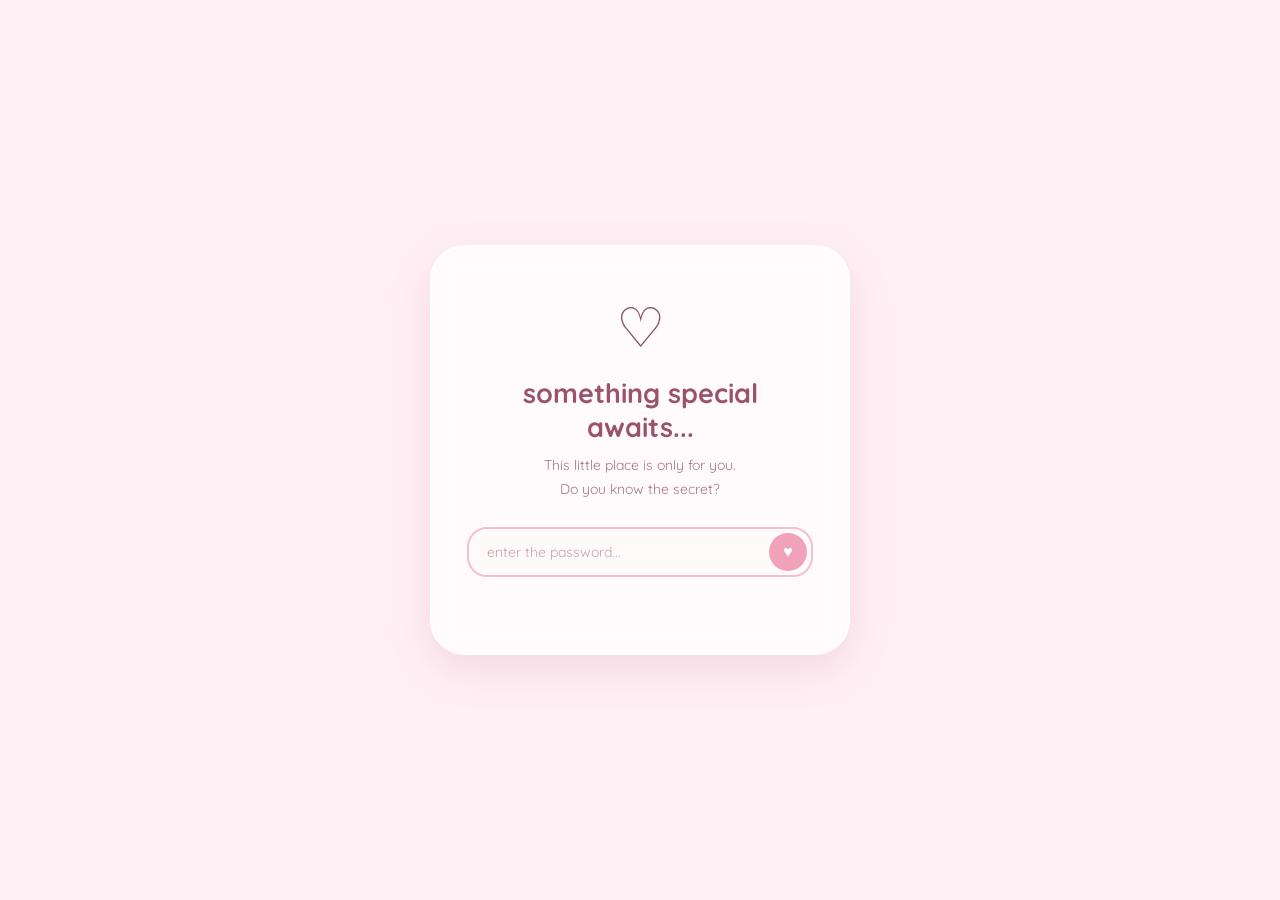
<file: index.html>
<!DOCTYPE html>
<html lang="en">

<head>

    <meta charset="UTF-8">

    <meta
        name="viewport"
        content="width=device-width, initial-scale=1.0"
    >

    <title>όλα για σένα</title>

    <link rel="stylesheet" href="style.css">

</head>


<body>


    <!-- ========================================
         FLOATING HEARTS
    ======================================== -->

    <div class="hearts">

        <span>♡</span>
        <span>♥</span>
        <span>♡</span>
        <span>♥</span>
        <span>♡</span>
        <span>♥</span>
        <span>♡</span>

    </div>


    <!-- ========================================
         PASSWORD CARD
    ======================================== -->

    <div class="card">

        <div class="big-heart">♡</div>


        <h1>
            something special awaits...
        </h1>


        <p class="subtitle">

            This little place is only for you.

            <br>

            Do you know the secret?

        </p>


        <div class="password-box">

            <input
                type="password"
                id="password"
                placeholder="enter the password..."
                autocomplete="off"
            >


            <button
                type="button"
                onclick="checkPassword()"
            >
                ♥
            </button>

        </div>


        <p
            class="error"
            id="error"
        >
            that's not it... try again ♡
        </p>

    </div>



    <!-- ========================================
         PASSWORD SCRIPT
    ======================================== -->

    <script>

        const correctPassword = "0810";


        function checkPassword() {

            const input =
                document.getElementById("password");

            const error =
                document.getElementById("error");


            /* ====================================
               CORRECT PASSWORD
            ==================================== */

            if (input.value === correctPassword) {

                error.classList.remove("show");


                /*
                 * Give home.html permission to open.
                 */

                sessionStorage.setItem(
                    "passwordUnlocked",
                    "true"
                );


                /*
                 * Tell home.html to start
                 * the background music.
                 */

                sessionStorage.setItem(
                    "startMusic",
                    "true"
                );


                /*
                 * Keep your existing unlocking
                 * animation.
                 */

                document.body.classList.add(
                    "unlocking"
                );


                setTimeout(() => {

                    /*
                     * replace() prevents the password
                     * page from being kept in browser
                     * history.
                     */

                    window.location.replace(
                        "home.html"
                    );

                }, 900);

            }


            /* ====================================
               WRONG PASSWORD
            ==================================== */

            else {

                error.classList.add("show");

                input.value = "";


                /*
                 * Shake the password box.
                 */

                input.animate(

                    [
                        {
                            transform:
                                "translateX(0)"
                        },

                        {
                            transform:
                                "translateX(-6px)"
                        },

                        {
                            transform:
                                "translateX(6px)"
                        },

                        {
                            transform:
                                "translateX(-5px)"
                        },

                        {
                            transform:
                                "translateX(0)"
                        }
                    ],

                    {
                        duration: 300
                    }

                );

            }

        }



        /* ========================================
           ENTER KEY
        ======================================== */

        document
            .getElementById("password")
            .addEventListener(
                "keydown",
                function(event) {

                    if (event.key === "Enter") {

                        checkPassword();

                    }

                }
            );

    </script>


</body>

</html>
</file>
<file: style.css>
@import url('https://fonts.googleapis.com/css2?family=Quicksand:wght@400;500;600;700&display=swap');


/* =========================
   RESET
========================= */

* {
    margin: 0;
    padding: 0;
    box-sizing: border-box;
}


/* =========================
   BODY
========================= */

body {
    height: 100vh;
    overflow: hidden;

    display: flex;
    justify-content: center;
    align-items: center;

    font-family: 'Quicksand', sans-serif;

    background: #fff0f5;

    color: #8b5368;
}


/* =========================
   FLOATING HEARTS
========================= */

.hearts {
    position: fixed;
    inset: 0;

    overflow: hidden;

    pointer-events: none;
}


.hearts span {
    position: absolute;
    bottom: -40px;

    color: #f3a6bd;
    font-size: 22px;

    opacity: 0;

    animation: float 8s linear infinite;
}


/* Heart positions */

.hearts span:nth-child(1) {
    left: 8%;
    animation-delay: 0s;
    animation-duration: 9s;
}

.hearts span:nth-child(2) {
    left: 22%;
    animation-delay: 2s;
    animation-duration: 7s;
}

.hearts span:nth-child(3) {
    left: 37%;
    animation-delay: 4s;
    animation-duration: 10s;
}

.hearts span:nth-child(4) {
    left: 52%;
    animation-delay: 1s;
    animation-duration: 8s;
}

.hearts span:nth-child(5) {
    left: 68%;
    animation-delay: 3s;
    animation-duration: 9s;
}

.hearts span:nth-child(6) {
    left: 82%;
    animation-delay: 5s;
    animation-duration: 7s;
}

.hearts span:nth-child(7) {
    left: 94%;
    animation-delay: 1.5s;
    animation-duration: 10s;
}


/* Floating animation */

@keyframes float {

    0% {
        transform: translateY(0) rotate(0deg);
        opacity: 0;
    }

    15% {
        opacity: 0.7;
    }

    50% {
        transform: translateY(-50vh) rotate(15deg);
        opacity: 0.5;
    }

    100% {
        transform: translateY(-110vh) rotate(-15deg);
        opacity: 0;
    }

}


/* =========================
   PASSWORD CARD
========================= */

.card {
    position: relative;
    z-index: 2;

    width: min(90%, 420px);

    padding: 45px 35px;

    text-align: center;

    background: rgba(255, 255, 255, 0.75);

    border: 2px solid rgba(255, 255, 255, 0.9);

    border-radius: 35px;

    box-shadow:
        0 15px 40px rgba(190, 110, 140, 0.18);

    backdrop-filter: blur(12px);

    animation: appear 1s ease;
}


/* Card entrance */

@keyframes appear {

    from {
        opacity: 0;
        transform: translateY(25px) scale(0.95);
    }

    to {
        opacity: 1;
        transform: translateY(0) scale(1);
    }

}


/* =========================
   HEART
========================= */

.big-heart {
    font-size: 55px;

    margin-bottom: 15px;

    animation: beat 1.8s infinite;
}


@keyframes beat {

    0%,
    100% {
        transform: scale(1);
    }

    15% {
        transform: scale(1.15);
    }

    30% {
        transform: scale(1);
    }

    45% {
        transform: scale(1.1);
    }

    60% {
        transform: scale(1);
    }

}


/* =========================
   TEXT
========================= */

h1 {
    font-size: 27px;
    font-weight: 700;

    margin-bottom: 10px;

    color: #9b536d;
}


.subtitle {
    font-size: 14px;
    line-height: 1.7;

    margin-bottom: 25px;

    color: #a87588;
}


/* =========================
   PASSWORD SECTION
========================= */

.password-box {
    position: relative;

    width: 100%;
}


input {
    width: 100%;
    max-width: 100%;
    height: 50px;

    padding: 0 55px 0 18px;

    border: 2px solid #f1c1d0;

    border-radius: 20px;

    outline: none;

    background: #fffafa;

    color: #8b5368;

    font-family: inherit;
    font-size: 14px;

    transition: 0.3s;
}


input::placeholder {
    color: #c9a1af;
}


input:focus {
    border-color: #e99ab3;

    box-shadow:
        0 0 0 4px rgba(233, 154, 179, 0.12);
}


/* =========================
   HEART ENTER BUTTON
========================= */

button {
    position: absolute;

    right: 6px;
    top: 50%;

    transform: translateY(-50%);

    width: 38px;
    height: 38px;

    padding: 0;

    display: flex;
    justify-content: center;
    align-items: center;

    border: none;
    border-radius: 50%;

    background: #efa2ba;

    color: white;

    font-size: 16px;

    cursor: pointer;

    transition: 0.25s;
}


button:hover {
    transform: translateY(-50%) scale(1.1) rotate(-8deg);

    background: #e888a5;
}


button:active {
    transform: translateY(-50%) scale(0.95);
}


/* =========================
   ERROR
========================= */

.error {
    height: 18px;

    margin-top: 13px;

    font-size: 12px;

    color: #d87591;

    opacity: 0;

    transition: 0.3s;
}


.error.show {
    opacity: 1;
}


/* =========================
   FOOTER
========================= */

.footer {
    margin-top: 20px;

    font-size: 11px;

    color: #c29aaa;
}


/* =========================
   UNLOCK ANIMATION
========================= */

body.unlocking .card {
    animation: disappear 1s forwards;
}


@keyframes disappear {

    to {
        opacity: 0;
        transform: scale(1.15);
    }

}


/* =========================
   MOBILE
========================= */

@media (max-width: 500px) {

    .card {
        padding: 38px 25px;
    }

    h1 {
        font-size: 23px;
    }

    .big-heart {
        font-size: 48px;
    }

}
</file>
<file: home.css>
@import url('https://fonts.googleapis.com/css2?family=Quicksand:wght@400;500;600;700&display=swap');
@import url('https://fonts.cdnfonts.com/css/minecraftia');

@font-face {
    font-family: "MyHandwriting";
    src: url("img/kyzqr.ttf") format("truetype");
    font-weight: normal;
    font-style: normal;
}

.letter-text {
    font-family: "MyHandwriting", cursive;
}


/* =========================
   RESET
========================= */

* {
    margin: 0;
    padding: 0;
    box-sizing: border-box;
}


/* =========================
   BODY
========================= */

html {
    scroll-behavior: smooth;
}


body {
    min-height: 100vh;

    font-family: 'Quicksand', sans-serif;

    background: #fff0f5;

    color: #8b5368;

    overflow-x: hidden;
}


body.section-open {
    overflow: hidden;
}


/* =========================
   MONTHSARY INTRO
========================= */

#monthsaryIntro {

    position: fixed;

    inset: 0;

    width: 100vw;
    height: 100vh;

    z-index: 99999;

    display: flex;

    justify-content: center;

    align-items: center;

    overflow: hidden;

    background:
        #fff0f5;

    animation:
        introAppear 0.8s ease;
}


#monthsaryIntro::before {

    content: "";

    position: absolute;

    inset: 0;

    pointer-events: none;

    background:
        radial-gradient(
            circle at center,
            rgba(255,255,255,0.8),
            rgba(255,240,245,0.25)
        );
}

/* ========================================
   PIXEL PINK WAVY BACKGROUND
======================================== */

.pixel-background {
    position: fixed;
    inset: 0;

    width: 100%;
    height: 100%;

    overflow: hidden;

    pointer-events: none;

    z-index: -10;

    background: #fff1f6;
}


/* ========================================
   PIXEL WAVES
======================================== */

.pixel-wave {
    position: absolute;

    left: -10%;
    width: 120%;
    height: 48%;

    image-rendering: pixelated;

    opacity: 0.9;
}


/* ========================================
   WAVE 1 — BACK
======================================== */

.wave-1 {
    bottom: -12%;

    background: #f9d5e2;

    animation:
        waveMove 10s ease-in-out infinite alternate;

    clip-path: polygon(
        0% 42%,
        5% 42%,
        5% 37%,
        10% 37%,
        10% 32%,
        15% 32%,
        15% 27%,
        20% 27%,
        20% 32%,
        25% 32%,
        25% 38%,
        30% 38%,
        30% 44%,
        35% 44%,
        35% 50%,
        40% 50%,
        40% 56%,
        45% 56%,
        45% 62%,
        50% 62%,
        50% 68%,
        55% 68%,
        55% 62%,
        60% 62%,
        60% 56%,
        65% 56%,
        65% 50%,
        70% 50%,
        70% 44%,
        75% 44%,
        75% 38%,
        80% 38%,
        80% 32%,
        85% 32%,
        85% 37%,
        90% 37%,
        90% 42%,
        95% 42%,
        95% 47%,
        100% 47%,
        100% 100%,
        0% 100%
    );
}


/* ========================================
   WAVE 2 — MIDDLE
======================================== */

.wave-2 {
    bottom: -20%;

    background: #f5bdd2;

    animation:
        waveMove 12s ease-in-out infinite alternate-reverse;

    clip-path: polygon(
        0% 48%,
        6% 48%,
        6% 43%,
        12% 43%,
        12% 38%,
        18% 38%,
        18% 43%,
        24% 43%,
        24% 49%,
        30% 49%,
        30% 55%,
        36% 55%,
        36% 61%,
        42% 61%,
        42% 67%,
        48% 67%,
        48% 73%,
        54% 73%,
        54% 67%,
        60% 67%,
        60% 61%,
        66% 61%,
        66% 55%,
        72% 55%,
        72% 49%,
        78% 49%,
        78% 43%,
        84% 43%,
        84% 38%,
        90% 38%,
        90% 43%,
        96% 43%,
        96% 48%,
        100% 48%,
        100% 100%,
        0% 100%
    );
}


/* ========================================
   WAVE 3 — FRONT
======================================== */

.wave-3 {
    bottom: -30%;

    background: #eea9c4;

    animation:
        waveMove 14s ease-in-out infinite alternate;

    clip-path: polygon(
        0% 55%,
        8% 55%,
        8% 50%,
        16% 50%,
        16% 45%,
        24% 45%,
        24% 50%,
        32% 50%,
        32% 56%,
        40% 56%,
        40% 62%,
        48% 62%,
        48% 68%,
        56% 68%,
        56% 62%,
        64% 62%,
        64% 56%,
        72% 56%,
        72% 50%,
        80% 50%,
        80% 45%,
        88% 45%,
        88% 50%,
        96% 50%,
        96% 55%,
        100% 55%,
        100% 100%,
        0% 100%
    );
}


/* ========================================
   WAVE 4 — LOWEST
======================================== */

.wave-4 {
    bottom: -40%;

    background: #e994b4;

    opacity: 0.65;

    animation:
        waveMove 9s ease-in-out infinite alternate-reverse;

    clip-path: polygon(
        0% 60%,
        10% 60%,
        10% 55%,
        20% 55%,
        20% 60%,
        30% 60%,
        30% 67%,
        40% 67%,
        40% 73%,
        50% 73%,
        50% 80%,
        60% 80%,
        60% 73%,
        70% 73%,
        70% 67%,
        80% 67%,
        80% 60%,
        90% 60%,
        90% 55%,
        100% 55%,
        100% 100%,
        0% 100%
    );
}


/* ========================================
   WAVE MOVEMENT
======================================== */

@keyframes waveMove {

    from {
        transform: translateX(-3%);
    }

    to {
        transform: translateX(3%);
    }

}


/* ========================================
   PIXEL BACKGROUND SPARKLES
======================================== */

.pixel-sparkles {
    position: absolute;

    inset: 0;

    pointer-events: none;

    color: rgba(255, 255, 255, 0.7);

    font-family: "Minecraftia", monospace;

    font-size: 13px;
}


.pixel-sparkles span {
    position: absolute;

    animation:
        pixelTwinkle 4s ease-in-out infinite;
}


/* sparkle positions */

.pixel-sparkles span:nth-child(1) {
    left: 12%;
    top: 18%;
}

.pixel-sparkles span:nth-child(2) {
    left: 78%;
    top: 25%;
}

.pixel-sparkles span:nth-child(3) {
    left: 30%;
    top: 32%;
}

.pixel-sparkles span:nth-child(4) {
    left: 88%;
    top: 58%;
}

.pixel-sparkles span:nth-child(5) {
    left: 17%;
    top: 65%;
}

.pixel-sparkles span:nth-child(6) {
    left: 67%;
    top: 72%;
}


/* sparkle animation */

@keyframes pixelTwinkle {

    0%,
    100% {
        opacity: 0.25;
        transform: scale(0.8);
    }

    50% {
        opacity: 0.9;
        transform: scale(1.15);
    }

}


/* ========================================
   MOBILE
======================================== */

@media (max-width: 600px) {

    .pixel-wave {
        left: -20%;
        width: 140%;
    }

}


/* =========================
   PIXEL HEARTS
========================= */

.intro-pixel-hearts {

    position: absolute;

    inset: 0;

    pointer-events: none;
}


.intro-pixel-hearts span {

    position: absolute;

    font-family:
        "Minecraftia",
        monospace;

    color: #e8a0b7;

    font-size: 18px;

    opacity: 0;

    animation:
        introFloat 5s linear infinite;
}


.intro-pixel-hearts span:nth-child(1) {
    left: 12%;
    bottom: -30px;
    animation-delay: 0s;
}


.intro-pixel-hearts span:nth-child(2) {
    left: 25%;
    bottom: -30px;
    animation-delay: 1.5s;
}


.intro-pixel-hearts span:nth-child(3) {
    left: 40%;
    bottom: -30px;
    animation-delay: 3s;
}


.intro-pixel-hearts span:nth-child(4) {
    left: 55%;
    bottom: -30px;
    animation-delay: 0.8s;
}


.intro-pixel-hearts span:nth-child(5) {
    left: 68%;
    bottom: -30px;
    animation-delay: 2.2s;
}


.intro-pixel-hearts span:nth-child(6) {
    left: 78%;
    bottom: -30px;
    animation-delay: 3.7s;
}


.intro-pixel-hearts span:nth-child(7) {
    left: 88%;
    bottom: -30px;
    animation-delay: 1.2s;
}


.intro-pixel-hearts span:nth-child(8) {
    left: 5%;
    bottom: -30px;
    animation-delay: 4s;
}


@keyframes introFloat {

    0% {
        transform:
            translateY(0)
            rotate(0deg);

        opacity: 0;
    }

    15% {
        opacity: 0.65;
    }

    100% {
        transform:
            translateY(-110vh)
            rotate(15deg);

        opacity: 0;
    }

}


/* =========================
   INTRO BOX
========================= */

.intro-box {

    position: relative;

    z-index: 2;

    width: min(600px, 88%);

    padding:
        45px 35px;

    text-align: center;

    background:
        rgba(255,255,255,0.72);

    border:
        2px solid
        rgba(255,255,255,0.9);

    border-radius: 28px;

    box-shadow:
        0 20px 50px
        rgba(190,110,140,0.15);

    backdrop-filter:
        blur(12px);

    animation:
        introBoxAppear 0.8s
        cubic-bezier(0.22,1,0.36,1);
}


/* =========================
   INTRO TOP
========================= */

.intro-top {

    margin-bottom: 25px;

    font-family:
        "Minecraftia",
        monospace;

    font-size: 12px;

    color: #bd8298;

    letter-spacing: 1px;
}


/* =========================
   HAPPY MONTHSARY
========================= */

#monthsaryText {

    font-family:
        "Minecraftia",
        monospace;

    font-size:
        clamp(24px, 5vw, 42px);

    line-height: 1.5;

    color: #a85b78;

    cursor: pointer;

    user-select: none;

    -webkit-font-smoothing: none;

    transition:
        transform 0.2s ease,

        color 0.2s ease;
}


#monthsaryText:hover {

    transform:
        scale(1.04);

    color: #b96886;
}


#monthsaryText:active {

    transform:
        scale(0.96);
}


/* =========================
   INTRO DATE
========================= */

.intro-date {

    margin-top: 22px;

    font-family:
        "Minecraftia",
        monospace;

    font-size: 11px;

    color: #bd8c9c;
}


/* =========================
   INTRO HINT
========================= */

.intro-hint {

    margin-top: 28px;

    font-family:
        "Minecraftia",
        monospace;

    font-size: 9px;

    color: #d29aae;

    animation:
        hintBlink 1.5s
        infinite;
}


@keyframes hintBlink {

    0%,
    100% {
        opacity: 0.35;
    }

    50% {
        opacity: 1;
    }

}


/* =========================
   INTRO APPEAR
========================= */

@keyframes introAppear {

    from {
        opacity: 0;
    }

    to {
        opacity: 1;
    }

}


@keyframes introBoxAppear {

    from {

        opacity: 0;

        transform:
            scale(0.92)
            translateY(15px);

    }

    to {

        opacity: 1;

        transform:
            scale(1)
            translateY(0);

    }

}


/* =========================
   BREAK ANIMATION
========================= */

#monthsaryIntro.breaking {

    animation:
        introBreak
        1s
        forwards;
}


#monthsaryIntro.breaking .intro-box {

    animation:
        introBoxBreak
        1s
        forwards;
}


#monthsaryIntro.breaking .intro-pixel-hearts span {

    animation:
        introHeartBreak
        0.8s
        forwards;
}


@keyframes introBreak {

    0% {
        opacity: 1;
    }

    45% {
        opacity: 1;
    }

    100% {
        opacity: 0;
        visibility: hidden;
    }

}


@keyframes introBoxBreak {

    0% {

        transform:
            scale(1);

        opacity: 1;
    }

    35% {

        transform:
            scale(1.05);

        opacity: 1;
    }

    65% {

        transform:
            scale(0.95)
            rotate(-1deg);

        opacity: 0.8;
    }

    100% {

        transform:
            scale(1.2)
            rotate(2deg);

        opacity: 0;
    }

}


@keyframes introHeartBreak {

    0% {

        opacity: 0.7;

        transform:
            scale(1);
    }

    100% {

        opacity: 0;

        transform:
            translateY(-40px)
            scale(1.8)
            rotate(20deg);
    }

}


/* =========================
   FLOATING HEARTS
========================= */

.hearts {

    position: fixed;

    inset: 0;

    overflow: hidden;

    pointer-events: none;

    z-index: 0;
}


.hearts span {

    position: absolute;

    bottom: -40px;

    color: #f3a6bd;

    font-size: 22px;

    opacity: 0;

    animation:
        float 8s linear infinite;
}


.hearts span:nth-child(1) {
    left: 8%;
    animation-delay: 0s;
    animation-duration: 9s;
}


.hearts span:nth-child(2) {
    left: 22%;
    animation-delay: 2s;
    animation-duration: 7s;
}


.hearts span:nth-child(3) {
    left: 37%;
    animation-delay: 4s;
    animation-duration: 10s;
}


.hearts span:nth-child(4) {
    left: 52%;
    animation-delay: 1s;
    animation-duration: 8s;
}


.hearts span:nth-child(5) {
    left: 68%;
    animation-delay: 3s;
    animation-duration: 9s;
}


.hearts span:nth-child(6) {
    left: 82%;
    animation-delay: 5s;
    animation-duration: 7s;
}


.hearts span:nth-child(7) {
    left: 94%;
    animation-delay: 1.5s;
    animation-duration: 10s;
}


@keyframes float {

    0% {

        transform:
            translateY(0)
            rotate(0deg);

        opacity: 0;
    }


    15% {
        opacity: 0.7;
    }


    50% {

        transform:
            translateY(-50vh)
            rotate(15deg);

        opacity: 0.5;
    }


    100% {

        transform:
            translateY(-110vh)
            rotate(-15deg);

        opacity: 0;
    }

}

/* ========================================
   FLOATING THOUGHT BUBBLES
======================================== */

#thoughtBubbles {
    position: absolute;
    top: 0;
    left: 0;
    width: 100%;
    height: 100%;
    pointer-events: none;
    z-index: 2;
    overflow: hidden;
}


.thought-bubble {
    position: absolute;

    padding: 12px 21px;

    border: 1px solid rgba(233, 154, 179, 0.45);

    border-radius: 25px;

    background: rgba(255, 240, 246, 0.72);

    color: #d98ba5;

    font-family: "MyHandwriting", "Quicksand", cursive;

    font-size: 19px;

    white-space: nowrap;

    box-shadow:
        0 4px 12px rgba(210, 130, 155, 0.08);

    opacity: 0;

    transform: translateY(15px);

    animation:
        thoughtFloat var(--thought-duration)
        ease-in-out forwards;

    pointer-events: none;
}


@keyframes thoughtFloat {

    0% {
        opacity: 0;
        transform:
            translate(
                0,
                15px
            )
            rotate(var(--thought-rotation));
    }

    15% {
        opacity: 0.8;
    }

    50% {
        opacity: 0.9;
        transform:
            translate(
                var(--thought-drift),
                -10px
            )
            rotate(var(--thought-rotation));
    }

    80% {
        opacity: 0.75;
    }

    100% {
        opacity: 0;
        transform:
            translate(
                calc(var(--thought-drift) * -0.5),
                -45px
            )
            rotate(var(--thought-rotation));
    }

}


/* =========================
   TIMER
========================= */

.timer-wrapper {

    position: fixed;

    top: 35%;

    left: 50%;

    transform:
        translate(-50%, -50%)
        scale(1);

    z-index: 20;

    text-align: center;

    padding: 30px 40px;

    background:
        rgba(255, 255, 255, 0.7);

    border:
        2px solid
        rgba(255, 255, 255, 0.9);

    border-radius: 30px;

    backdrop-filter: blur(12px);

    box-shadow:
        0 15px 40px
        rgba(190, 110, 140, 0.15);

    transition:

        top 0.8s
        cubic-bezier(0.22, 1, 0.36, 1),

        left 0.8s
        cubic-bezier(0.22, 1, 0.36, 1),

        transform 0.8s
        cubic-bezier(0.22, 1, 0.36, 1),

        padding 0.8s
        cubic-bezier(0.22, 1, 0.36, 1),

        border-radius 0.8s
        cubic-bezier(0.22, 1, 0.36, 1);
}


/* =========================
   TIMER TITLE
========================= */

.timer-title {

    margin-bottom: 18px;

    font-size: 16px;

    color: #a87588;

    transition:

        opacity 0.5s ease,

        transform 0.7s ease,

        margin 0.7s ease;
}


/* =========================
   TIMER
========================= */

.timer {

    display: flex;

    justify-content: center;

    align-items: center;

    gap: 10px;

    transition:

        gap 0.7s
        cubic-bezier(0.22, 1, 0.36, 1);
}


.time-unit {

    display: flex;

    flex-direction: column;

    align-items: center;
}


.time-unit span {

    font-size: 42px;

    font-weight: 700;

    line-height: 1;

    color: #9b536d;

    transition:

        font-size 0.7s
        cubic-bezier(0.22, 1, 0.36, 1);
}


.time-unit small {

    margin-top: 7px;

    font-size: 11px;

    color: #bd8c9c;

    transition:

        opacity 0.5s ease,

        transform 0.7s ease,

        margin 0.7s ease;
}


.colon {

    margin-bottom: 17px;

    font-size: 30px;

    color: #d891a8;

    transition:

        font-size 0.7s
        cubic-bezier(0.22, 1, 0.36, 1),

        margin 0.7s ease;
}


/* =========================
   TIMER DATE
========================= */

.timer-date {

    margin-top: 18px;

    font-size: 11px;

    color: #c29aaa;

    transition:

        opacity 0.5s ease,

        transform 0.7s ease,

        margin 0.7s ease;
}


/* =========================
   SCROLLED TIMER
========================= */

.timer-wrapper.scrolled {

    top: calc(100% - 25px);

    left: 25px;

    transform:
        translate(0, -100%)
        scale(0.72);

    padding:
        12px 18px;

    border-radius:
        20px;
}


/* =========================
   HIDE TIMER TITLE
========================= */

.timer-wrapper.scrolled .timer-title {

    opacity: 0;

    transform:
        translateY(-5px);

    margin-bottom: 0;

    height: 0;

    overflow: hidden;
}


/* =========================
   SMALLER TIMER
========================= */

.timer-wrapper.scrolled .timer {

    gap: 5px;
}


.timer-wrapper.scrolled .time-unit span {

    font-size: 18px;
}


.timer-wrapper.scrolled .time-unit small {

    opacity: 0;

    transform:
        translateY(-5px);

    margin-top: 0;

    height: 0;

    overflow: hidden;
}


.timer-wrapper.scrolled .colon {

    margin-bottom: 0;

    font-size: 15px;
}


/* =========================
   HIDE DATE
========================= */

.timer-wrapper.scrolled .timer-date {

    opacity: 0;

    transform:
        translateY(-5px);

    margin-top: 0;

    height: 0;

    overflow: hidden;
}


/* =========================
   INTRO
========================= */

.content {

    position: relative;

    z-index: 1;

    min-height: 100vh;

    display: flex;

    flex-direction: column;

    justify-content: flex-end;

    align-items: center;

    text-align: center;

    padding: 30px;

    padding-bottom: 220px;

    transition:

        opacity 0.7s ease,

        transform 0.7s ease;
}


.content h1 {

    font-size: 32px;

    color: #9b536d;

    margin-bottom: 10px;
}


.content p {

    font-size: 14px;

    color: #a87588;
}


.scroll-hint {

    margin-top: 35px;

    font-size: 25px;

    color: #e49ab1;

    animation:
        bounce 1.5s infinite;
}


@keyframes bounce {

    0%,
    100% {

        transform:
            translateY(0);
    }

    50% {

        transform:
            translateY(8px);
    }

}


/* =========================
   FOUR QUADRANTS
========================= */

.quadrants {

    position: relative;

    width: 100%;

    min-height: 100vh;

    display: grid;

    grid-template-columns:
        1fr 1fr;

    grid-template-rows:
        1fr 1fr;

    z-index: 2;

    gap: 12px;

    padding: 12px;
}


/* =========================
   QUADRANT
========================= */

.quadrant {

    position: relative;

    min-height: 48vh;

    overflow: hidden;

    cursor: pointer;

    border-radius: 28px;

    background:
        rgba(255, 255, 255, 0.55);

    border:
        2px solid
        rgba(255, 255, 255, 0.8);

    box-shadow:
        0 12px 35px
        rgba(190, 110, 140, 0.12);

    backdrop-filter:
        blur(10px);

    transition:

        transform 0.4s
        cubic-bezier(0.22, 1, 0.36, 1),

        opacity 0.4s ease,

        border-radius 0.6s
        cubic-bezier(0.22, 1, 0.36, 1),

        box-shadow 0.4s ease;
}


.quadrant:hover {

    transform:
        translateY(-6px);

    box-shadow:
        0 20px 45px
        rgba(190, 110, 140, 0.18);
}


/* =========================
   QUADRANT CONTENT
========================= */

.quadrant-content {
    position: absolute;
    inset: 0;

    display: flex;
    flex-direction: column;
    align-items: center;
    justify-content: center;

    text-align: center;

    z-index: 6;

    /* DEFAULT STATE */
    filter: blur(8px);
    opacity: 0.65;

    transform: scale(1);

    transition:
        filter 0.5s ease,
        opacity 0.5s ease,
        transform 0.5s
        cubic-bezier(0.22, 1, 0.36, 1);
}

.quadrant:hover .quadrant-content {
    filter: blur(0);
    opacity: 1;
    transform: scale(1);
}

.quadrant.expanded .quadrant-content {
    filter: blur(0);
    opacity: 0;

    transform: scale(0.9);

    pointer-events: none;
}


.quadrant-icon {

    margin-bottom: 12px;

    font-size: 38px;

    color: #e49ab1;
}


.quadrant-content h2 {

    font-size: 25px;

    color: #9b536d;

    margin-bottom: 8px;
}


.quadrant-content p {

    font-size: 13px;

    color: #a87588;
}


/* =========================
   QUADRANT BACKGROUNDS
========================= */

.songs,
.letter,
.memories,
.little-things {

    background: #fce3ec;
}


/* =========================
   FULLSCREEN CONTENT
========================= */

.fullscreen-content {

    position: absolute;

    inset: 0;

    width: 100%;

    height: 100%;

    display: flex;

    flex-direction: column;

    justify-content: center;

    align-items: center;

    text-align: center;

    padding: 60px 40px;

    opacity: 0;

    pointer-events: none;

    transform:
        scale(0.92);

    transition:

        opacity 0.4s ease,

        transform 0.6s
        cubic-bezier(0.22, 1, 0.36, 1);
}


/* =========================
   EXPANDED QUADRANT
========================= */

.quadrant.expanded {

    position: fixed;

    inset: 0;

    width: 100vw;

    height: 100vh;

    min-height: 100vh;

    z-index: 100;

    border-radius: 0;

    margin: 0;

    transform: none;

    box-shadow: none;

    overflow-y: auto;
}


.quadrant.expanded .quadrant-content {

    opacity: 0;

    transform:
        scale(0.9);

    pointer-events: none;
}


.quadrant.expanded .fullscreen-content {

    position: relative;

    inset: auto;

    min-height: 100vh;

    opacity: 1;

    pointer-events: auto;

    transform:
        scale(1);
}


/* =========================
   CLOSE BUTTON
========================= */

.close-section {

    position: absolute;

    top: 25px;

    right: 30px;

    width: 48px;

    height: 48px;

    border: none;

    border-radius: 50%;

    background:
        rgba(255, 255, 255, 0.75);

    color: #b66b84;

    font-family:
        'Quicksand',
        sans-serif;

    font-size: 30px;

    line-height: 1;

    cursor: pointer;

    box-shadow:
        0 8px 20px
        rgba(190, 110, 140, 0.12);

    transition:

        transform 0.3s ease,

        background 0.3s ease;
}


.close-section:hover {

    transform:
        rotate(10deg)
        scale(1.08);

    background:
        rgba(255, 255, 255, 0.95);
}


/* =========================
   FULLSCREEN TITLES
========================= */

.big-icon {

    font-size: 45px;

    color: #e49ab1;

    margin-bottom: 8px;
}


.fullscreen-content > h2 {

    font-size: 34px;

    color: #9b536d;

    margin-bottom: 8px;
}


.fullscreen-content > p {

    font-size: 14px;

    color: #a87588;

    margin-bottom: 30px;
}


/* =========================
   SPOTIFY
========================= */

.spotify-placeholder {
    width: min(900px, 90%);
    min-height: 450px;

    display: flex;
    flex-direction: column;
    justify-content: center;
    align-items: center;
    gap: 8px;

    padding: 30px;

    border-radius: 25px;

    background: rgba(255, 255, 255, 0.65);
    border: 2px dashed rgba(210, 140, 165, 0.35);

    color: #a87588;
}


/* Spotify iframe */

.spotify-placeholder iframe {
    width: 600px !important;
    height: 360px !important;
    max-width: 90vw;
    border: none;
    border-radius: 12px;
    display: block;
}

/* =========================
   LETTER INTRO
========================= */

.letter-intro {
    margin-bottom: 45px;
    text-align: center;
    color: #a87588;
    font-size: 15px;
}


/* =========================
   CARD WRAPPER
========================= */

.card-wrapper {
    width: 420px;
    height: 560px;
    cursor: pointer;
    perspective: 1500px;
    transform:rotate(-4deg);
    transition:
        transform 0.5s
        cubic-bezier(0.22, 1, 0.36, 1);
}


.card-wrapper:hover {
    transform:
        rotate(0deg)
        translateY(-10px);
}


/* =========================
   CARD
========================= */

.card {
    position: relative;
    width: 100%;
    height: 100%;
    transform-style: preserve-3d;
    transition:
        transform 1s
        cubic-bezier(0.22, 1, 0.36, 1);
}


.card-wrapper.open .card {
    transform:
        rotateY(180deg);
}


/* CARD FRONT + BACK */

.card-front,
.card-back {
    position: absolute;
    inset: 0;
    width: 100%;
    height: 100%;
    border-radius: 22px;
    backface-visibility: hidden;
    -webkit-backface-visibility: hidden;
    box-shadow:
        0 20px 45px
        rgba(190, 110, 140, 0.18);
    border:
        2px solid
        rgba(255,255,255,0.85);
}


/*CARD BACK*/


.card-back {
    display: flex;
    justify-content: center;
    align-items: center;
    background:
        linear-gradient(
            135deg,
            #f7c8d7,
            #efa9bf
        );
    transform:
        rotateY(0deg);
}

.card-back-heart {
    display: block;
    font-size: 42px;
    line-height: 1;
}

.card-postscript {
    margin: 0;
    max-width: 180px;
    font-family: "MyHandwriting", cursive;
    font-size: 15px;
    line-height: 1.5;
    color: #d98ba5;
}

.card-back::before {
    content: "";
    position: absolute;
    inset: 20px;
    border:
        2px dashed
        rgba(255,255,255,0.65);
    border-radius: 15px;
}


.card-back span {
    position: relative;
    z-index: 2;
    font-size: 65px;
    color: white;
    text-shadow:
        0 5px 15px
        rgba(160,80,110,0.12);
}


/* CARD FRONT*/

.card-front {
    background:
        #fffdf9;
    transform:
        rotateY(180deg);
    overflow-y: auto;
}


/* =========================
   CARD CONTENT
========================= */

.card-content {

    padding: 45px 40px;

    text-align: center;

    color: #956174;

    font-size: 14px;

    line-height: 1.8;
}


.card-heart {

    display: block;

    margin-bottom: 8px;

    font-size: 32px;

    color: #e99ab3;
}


.card-content h2 {

    margin-bottom: 25px;

    font-size: 30px;

    color: #9b536d;
}


.card-content p {

    margin-bottom: 18px;

    color: #956174;
}


/* =========================
   PHOTO GALLERY
========================= */

.photo-gallery {

    width: min(900px, 90%);

    display: grid;

    grid-template-columns:
        repeat(2, 1fr);

    gap: 35px;

    margin-top: 20px;
}


.photo {
    width: 390px;
    height: 230px;

    background: #fff;
    padding: 10px;
    border-radius: 16px;

    box-shadow: 0 10px 25px rgba(120, 70, 90, 0.12);

    overflow: hidden;

    display: flex;
    align-items: center;
    justify-content: center;
}

.photo img,
.photo video {
    width: 100%;
    height: 100%;

    object-fit: cover;

    display: block;
    border-radius: 10px;
}


.photo:hover {

    transform:
        rotate(0deg)
        scale(1.04);
}


.photo-one {
    transform: rotate(-4deg);
}


.photo-two {
    transform: rotate(3deg);
}


.photo-three {
    transform: rotate(2deg);
}


.photo-four {
    transform: rotate(-3deg);
}


/* =========================
   LITTLE THINGS
========================= */

.little-grid {

    width: min(800px, 90%);

    display: grid;

    grid-template-columns:
        repeat(2, 1fr);

    gap: 20px;

    margin-top: 15px;
}


.little-card {

    padding: 30px;

    border-radius: 22px;

    background:
        rgba(255,255,255,0.7);

    border:
        2px solid
        rgba(255,255,255,0.85);

    box-shadow:
        0 10px 25px
        rgba(190,110,140,0.1);

    transition:

        transform 0.3s ease,

        box-shadow 0.3s ease;
}


.little-card:hover {

    transform:
        translateY(-5px)
        rotate(-1deg);

    box-shadow:
        0 15px 30px
        rgba(190,110,140,0.15);
}


.little-card span {

    font-size: 28px;

    color: #e99ab3;
}


.little-card h3 {

    margin:
        8px 0;

    font-size: 18px;

    color: #9b536d;
}


.little-card p {

    font-size: 13px;

    color: #a87588;
}


/* =========================
   MOBILE
========================= */

@media (max-width: 700px) {


    /* =====================
       MONTHSARY INTRO
    ===================== */

    .intro-box {

        width: 90%;

        padding:
            35px 20px;

        border-radius: 22px;
    }


    .intro-top {

        font-size: 8px;

        margin-bottom: 20px;
    }


    #monthsaryText {

        font-size: 22px;
    }


    .intro-date {

        font-size: 8px;
    }


    .intro-hint {

        font-size: 7px;
    }


    /* =====================
       TIMER
    ===================== */

    .timer-wrapper {

        width: 90%;

        padding:
            25px 15px;

        top: 35%;

        left: 50%;

        transform:
            translate(-50%, -50%)
            scale(1);
    }


    .time-unit span {

        font-size: 28px;
    }


    .colon {

        font-size: 22px;

        margin-bottom: 13px;
    }


    .timer-wrapper.scrolled {

        top:
            calc(100% - 15px);

        left:
            15px;

        transform:
            translate(0, -100%)
            scale(0.72);

        padding:
            10px 14px;
    }


    .timer-wrapper.scrolled
    .time-unit span {

        font-size: 15px;
    }


    .timer-wrapper.scrolled
    .colon {

        font-size: 12px;
    }


    /* =====================
       INTRO
    ===================== */

    .content {

        padding-bottom:
            160px;
    }


    .content h1 {

        font-size:
            27px;
    }


    /* =====================
       QUADRANTS
    ===================== */

    .quadrants {

        grid-template-columns:
            1fr;

        grid-template-rows:
            repeat(
                4,
                minmax(300px, 1fr)
            );

        gap:
            10px;

        padding:
            10px;
    }


    .quadrant {

        min-height:
            300px;

        border-radius:
            22px;
    }


    .quadrant-content h2 {

        font-size:
            22px;
    }


    /* =====================
       FULLSCREEN
    ===================== */

    .fullscreen-content {

        padding:
            70px 20px 40px;
    }


    .fullscreen-content > h2 {

        font-size:
            27px;
    }


    .close-section {

        top:
            15px;

        right:
            15px;

        width:
            42px;

        height:
            42px;

        font-size:
            26px;
    }


    /* =====================
       CARD
    ===================== */

    .card-wrapper {

        width:
            85vw;

        max-width:
            380px;

        height:
            520px;
    }


    .card-content {

        padding:
            35px 25px;

        font-size:
            13px;
    }


    .card-content h2 {

        font-size:
            26px;
    }


    /* =====================
       PHOTOS
    ===================== */

    .photo-gallery {

        grid-template-columns:
            1fr;

        gap:
            25px;

        width:
            85%;
    }


    .photo {

        min-height:
            220px;
    }


    /* =====================
       LITTLE THINGS
    ===================== */

    .little-grid {

        grid-template-columns:
            1fr;

        width:
            90%;
    }

}

@media (max-width: 600px) {

    .fullscreen-content .close-section {
        z-index: 9999;
    }

    .photo-gallery {
        width: 100%;
        padding: 80px 20px 30px;
        margin: 0 auto;
        box-sizing: border-box;
    }

    .photo {
        width: 100%;
        max-width: 320px;
        margin-left: auto;
        margin-right: auto;
        box-sizing: border-box;
    }
}

@media (max-width: 600px) {
    .songs .spotify-placeholder {
        width: calc(100% - 40px);
        max-width: 100%;
        margin-left: auto;
        margin-right: auto;
        box-sizing: border-box;
        overflow: hidden;
    }

    .songs .spotify-placeholder span {
        display: block;
        width: 100%;
        max-width: 100%;
        box-sizing: border-box;
    }

    .songs .spotify-placeholder iframe {
        display: block;
        width: 100% !important;
        max-width: 100% !important;
        height: 352px;
        box-sizing: border-box;
        border: 0;
    }
}

@media (max-width: 600px) {

    .thought-bubble {
        font-size: 15px;
        padding: 8px 14px;
    }

}

/* ========================================
   CLICK HEART BURSTS
======================================== */

.heart-burst {
    position: fixed;
    left: 0;
    top: 0;
    width: 0;
    height: 0;
    pointer-events: none;
    z-index: 99999;
}

.heart-burst span {
    position: absolute;
    left: 0;
    top: 0;
    color: #e99ab3;
    font-family: "Quicksand", sans-serif;
    font-size: var(--heart-size);
    animation: heartBurst 900ms ease-out forwards;
    animation-delay: var(--heart-delay);
    transform: translate(-50%, -50%);
}

@keyframes heartBurst {
    0% {
        opacity: 0;
        transform:
            translate(-50%, -50%)
            scale(0.3)
            rotate(0deg);
    }

    20% {
        opacity: 1;
    }

    100% {
        opacity: 0;
        transform:
            translate(
                calc(-50% + var(--heart-x)),
                calc(-50% + var(--heart-y))
            )
            scale(1.1)
            rotate(var(--heart-rotate));
    }
}


/* ========================================
   HIDDEN SECRET HEART
======================================== */

.secret-heart {
    position: absolute;

    width: 32px;
    height: 32px;

    padding: 0;
    border: none;
    background: transparent;

    color: rgba(217, 139, 165, 0.65);

    font-family: "Quicksand", sans-serif;
    font-size: 28px;

    cursor: pointer;
    z-index: 10;

    opacity: 0.65;

    transition:
        color 0.3s ease,
        transform 0.3s ease,
        opacity 0.3s ease;
}

.secret-heart:hover {
    color: #e99ab3;
    opacity: 1;
    transform: scale(1.3);
    animation: secretPulse 1s ease-in-out infinite;
}


/* ========================================
   SECRET POPUP
======================================== */

.secret-message {
    position: fixed;
    inset: 0;

    display: none;
    align-items: center;
    justify-content: center;

    padding: 20px;

    background: rgba(246, 188, 207, 0.35);
    backdrop-filter: blur(4px);

    z-index: 99998;
}

.secret-message.show {
    display: flex;
    animation: secretFadeIn 0.35s ease;
}

@keyframes secretFadeIn {
    from {
        opacity: 0;
    }

    to {
        opacity: 1;
    }
}


/* SECRET CARD */

.secret-card {
    position: relative;

    width: min(380px, 90vw);
    padding: 38px 30px 30px;

    text-align: center;

    background: #fff7fa;
    border: 2px solid rgba(233, 154, 179, 0.55);
    border-radius: 25px;

    box-shadow:
        0 15px 45px rgba(190, 110, 140, 0.18),
        0 4px 12px rgba(190, 110, 140, 0.08);

    animation: secretCardPop 0.45s cubic-bezier(.2, .8, .2, 1);
}

@keyframes secretCardPop {
    from {
        opacity: 0;
        transform: scale(0.75) translateY(15px);
    }

    to {
        opacity: 1;
        transform: scale(1) translateY(0);
    }
}

.secret-sparkles {
    margin-bottom: 8px;

    color: #e99ab3;
    font-size: 18px;
    letter-spacing: 8px;
}

.secret-whisper {
    margin: 0 0 6px;

    color: #d98ba5;
    font-family: "MyHandwriting", "Quicksand", cursive;
    font-size: 18px;
}

.secret-card h2 {
    margin: 0 0 18px;

    color: #d77f9d;
    font-family: "Quicksand", sans-serif;
    font-size: 24px;
    font-weight: 700;
}

.secret-text {
    margin: 0;

    color: #c9829c;
    font-family: "MyHandwriting", "Quicksand", cursive;
    font-size: 21px;
    line-height: 1.6;
}

.secret-bottom {
    margin-top: 22px;

    color: #e99ab3;
    font-size: 15px;
    letter-spacing: 6px;
}


/* CLOSE BUTTON */

.close-secret {
    position: absolute;
    top: 12px;
    right: 15px;

    width: 28px;
    height: 28px;

    border: none;
    background: transparent;

    color: #d98ba5;
    font-size: 24px;
    line-height: 1;

    cursor: pointer;
    transition: transform 0.2s ease;
}

.close-secret:hover {
    transform: rotate(90deg) scale(1.1);
}


/* MOBILE */

@media (max-width: 600px) {

    .secret-heart {
        right: 18px;
        top: calc(100vh - 65px);
    }

    .secret-card {
        width: calc(100vw - 40px);
        padding: 35px 22px 27px;
    }

    .secret-card h2 {
        font-size: 21px;
    }

    .secret-text {
        font-size: 19px;
    }
}

/* ================================

/* =========================
   DRAWING QUADRANT
========================= */

/* Normal preview */

.drawing-preview {
    width: 100%;
    height: 100%;

    display: flex;
    flex-direction: column;
    align-items: center;
    justify-content: center;

    text-align: center;

    filter: blur(8px);
    opacity: 0.65;

    transition:
        filter 0.5s ease,
        opacity 0.5s ease;
}

.little-things:hover .drawing-preview {
    filter: blur(0);
    opacity: 1;
}

.drawing-preview-heart {
    margin-bottom: 12px;

    font-size: 38px;
    line-height: 1;

    color: #e994b4;
}

.drawing-preview h2 {
    margin-bottom: 8px;

    font-size: 25px;
    color: #9b536d;
}

.drawing-preview p {
    font-size: 13px;
    color: #a87588;
}


/* =========================
   DRAWING MODE
========================= */

.little-things .drawing-fullscreen {
    display: none;
}

.little-things.expanded .drawing-preview {
    display: none !important;
}

.little-things.expanded .drawing-fullscreen {
    display: flex !important;
    align-items: center;
    justify-content: center;
}

.drawing-interface {
    width: 100%;
    max-width: 1100px;

    display: flex;
    flex-direction: column;
    align-items: center;
    justify-content: center;

    text-align: center;
}


/* Header */

.drawing-header {
    margin-bottom: 12px;
}

.drawing-header h2 {
    margin-bottom: 5px;
}

.drawing-header p {
    margin: 0;
}


/* =========================
   DRAWING TOOLS
========================= */

.drawing-tools {
    display: flex;
    align-items: center;
    justify-content: center;
    flex-wrap: wrap;

    gap: 10px;
    margin: 10px 0 15px;
}

.drawing-tools label {
    display: flex;
    align-items: center;

    gap: 6px;

    font-size: 13px;
    color: #d98ba5;
}

.color-picker input[type="color"] {
    width: 34px;
    height: 34px;

    padding: 2px;

    border: 2px solid rgba(233, 148, 180, 0.45);
    border-radius: 50%;

    background: #fff1f6;

    cursor: pointer;
}

.brush-size input[type="range"] {
    width: 80px;

    accent-color: #e994b4;

    cursor: pointer;
}

.drawing-tools button,
.save-drawing {
    border: 1px solid rgba(233, 154, 179, 0.45);
    border-radius: 20px;

    background: rgba(255, 240, 246, 0.8);
    color: #d98ba5;

    font-family: "Quicksand", sans-serif;

    cursor: pointer;

    transition: 0.2s ease;
}

.drawing-tools button {
    padding: 7px 13px;

    font-size: 12px;
}

.drawing-tools button:hover,
.save-drawing:hover {
    background: #f9d5e2;
    transform: translateY(-2px);
}

.drawing-tools button.active {
    background: #e994b4;
    color: white;
}


/* =========================
   CANVAS
========================= */

.drawing-area {
    width: min(900px, 85vw);
    height: min(60vh, 600px);

    background: #fffafc;

    border: 2px dashed rgba(233, 154, 179, 0.45);
    border-radius: 18px;

    overflow: hidden;
}

#drawingCanvas {
    display: block;

    width: 100%;
    height: 100%;

    cursor: crosshair;
    touch-action: none;
}


/* Save */

.save-drawing {
    margin-top: 15px;
    padding: 10px 20px;

    font-size: 14px;
}


/* =========================
   DRAWING — MOBILE
========================= */

@media (max-width: 600px) {

    .drawing-preview h2 {
        font-size: 22px;
    }

    .drawing-preview p {
        font-size: 14px;
    }

    .drawing-preview-heart {
        font-size: 32px;
    }

    .drawing-tools {
        gap: 7px;
    }

    .drawing-tools button {
        padding: 6px 10px;

        font-size: 11px;
    }

    .drawing-area {
        width: 92vw;
        height: 60vh;
    }

    .save-drawing {
        padding: 9px 16px;

        font-size: 13px;
    }
}
</file>
